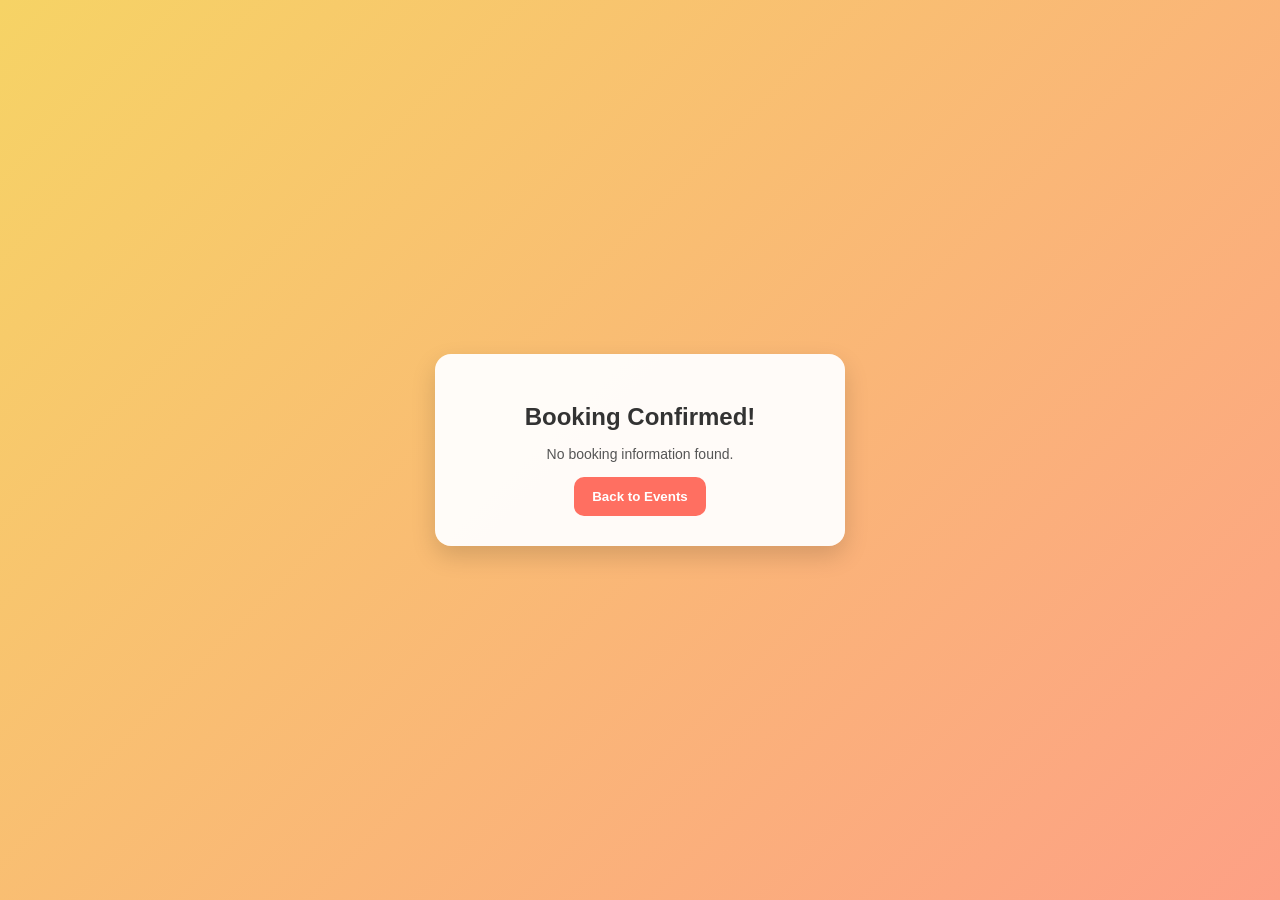
<file: booking confirmation.html>
<!DOCTYPE html>
<html lang="en">
<head>
  <meta charset="UTF-8">
  <meta name="viewport" content="width=device-width, initial-scale=1.0">
  <title>Booking Confirmation</title>
  <style>
    body {
      font-family: 'Poppins', sans-serif;
      display:flex;
      justify-content:center;
      align-items:center;
      height:100vh;
      background: linear-gradient(135deg, #f6d365, #fda085);
      margin:0;
    }

    .confirmation-card {
      background: rgba(255,255,255,0.95);
      padding:30px;
      border-radius:16px;
      text-align:center;
      box-shadow:0 10px 25px rgba(0,0,0,0.15);
      width:350px;
    }

    .confirmation-card h2 {
      margin-bottom:15px;
      color:#333;
    }

    .confirmation-card p {
      font-size: 14px;
      color:#555;
      margin-bottom:15px;
    }

    .confirmation-card button {
      padding: 12px 18px;
      border:none;
      border-radius:10px;
      background:#ff6f61;
      color:white;
      font-weight:600;
      cursor:pointer;
    }

    .confirmation-card button:hover {
      background:#ff836b;
    }
  </style>
</head>
<body>
  <div class="confirmation-card">
    <h2>Booking Confirmed!</h2>
    <p id="eventDetails"></p>
    <button onclick="backToEvents()">Back to Events</button>
  </div>

  <script>
    const bookedEvent = JSON.parse(localStorage.getItem('bookedEvent'));
    const username = localStorage.getItem('username') || "Guest";
    const eventDetailsDiv = document.getElementById('eventDetails');

    if(bookedEvent){
      eventDetailsDiv.innerHTML = `Hello <b>${username}</b>, your ticket for <b>${bookedEvent.name}</b> is booked successfully!`;
    } else {
      eventDetailsDiv.textContent = "No booking information found.";
    }

    function backToEvents(){
      window.location.href = "events.html";
    }
  </script>
</body>
</html>
</file>
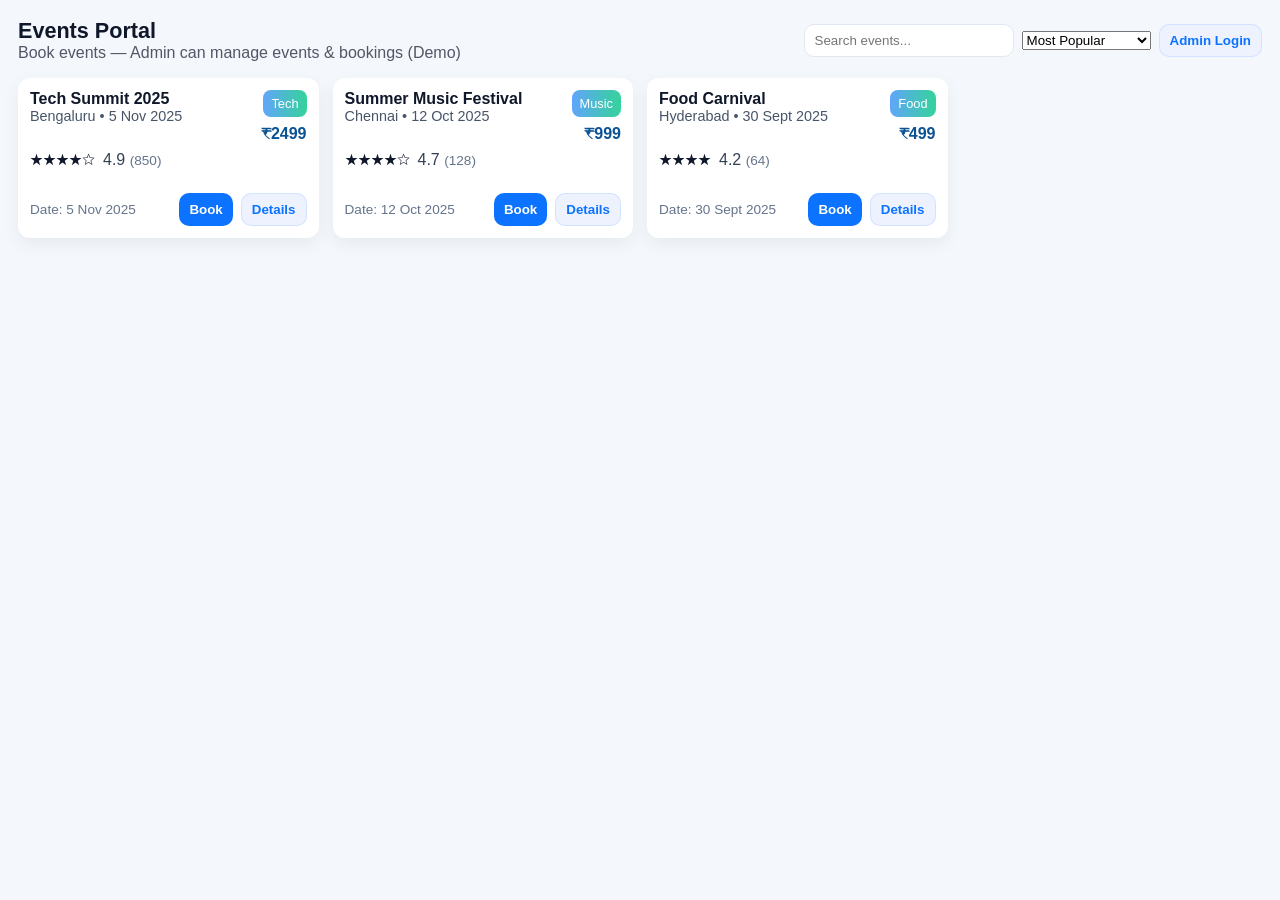
<file: event-admin.html>
<!DOCTYPE html>
<html lang="ta">
<head>
  <meta charset="utf-8" />
  <meta name="viewport" content="width=device-width,initial-scale=1" />
  <title>Events + Admin Management (Demo)</title>
  <style>
    *{box-sizing:border-box;margin:0;padding:0}
    body{font-family:Inter,Segoe UI,Roboto,Arial;background:#f4f7fb;color:#0f172a;padding:18px}
    header{display:flex;justify-content:space-between;align-items:center;gap:12px;margin-bottom:14px}
    h1{font-size:1.35rem}
    .subtitle{color:#556;text-size:0.95rem}
    .controls{display:flex;gap:8px;align-items:center}
    input,select,textarea,button{font-family:inherit}
    input.search{padding:8px 10px;border-radius:10px;border:1px solid #e2e8f0;min-width:210px}
    .grid{display:grid;grid-template-columns:repeat(auto-fill,minmax(260px,1fr));gap:14px;margin-top:16px}
    .card{background:#fff;padding:12px;border-radius:12px;box-shadow:0 6px 18px rgba(20,20,40,0.06);display:flex;flex-direction:column;gap:8px;min-height:160px}
    .badge{font-size:0.8rem;padding:6px 8px;border-radius:8px;background:linear-gradient(90deg,#60a5fa,#34d399);color:#fff;display:inline-block}
    .event-title{font-weight:700}
    .meta{color:#475569;font-size:0.9rem}
    .rating{display:flex;align-items:center;gap:8px}
    .price{font-weight:700;color:#0b5394}
    .actions{margin-top:auto;display:flex;justify-content:space-between;gap:8px;align-items:center}
    .btn{padding:8px 10px;border-radius:10px;border:0;cursor:pointer;font-weight:700;background:#0b73ff;color:#fff}
    .btn.secondary{background:#eef2ff;color:#0b73ff;border:1px solid rgba(11,115,255,0.12)}
    /* admin area */
    .admin-bar{display:flex;gap:8px;align-items:center}
    .panel{background:#fff;border-radius:12px;padding:14px;margin-top:16px;box-shadow:0 8px 30px rgba(2,6,23,0.06)}
    .panel h2{font-size:1rem;margin-bottom:8px}
    .table{width:100%;border-collapse:collapse}
    .table th,.table td{padding:8px;border-bottom:1px solid #eef2f6;text-align:left;font-size:0.95rem}
    .small{font-size:0.85rem;color:#64748b}
    /* modal */
    .modal-backdrop{position:fixed;inset:0;display:none;align-items:center;justify-content:center;background:rgba(6,10,20,0.5);z-index:60}
    .modal{width:100%;max-width:620px;background:#fff;border-radius:12px;padding:16px}
    .close-btn{background:transparent;border:0;cursor:pointer;font-size:1.2rem}
    .success{padding:12px;border-radius:8px;background:#dcfce7;color:#064e3b;font-weight:700;text-align:center}
    /* responsive */
    @media(max-width:520px){header{flex-direction:column;align-items:flex-start;gap:8px}}
  </style>
</head>
<body>

  <header>
    <div>
      <h1>Events Portal</h1>
      <div class="subtitle">Book events — Admin can manage events & bookings (Demo)</div>
    </div>

    <div class="controls">
      <input id="searchInput" class="search" placeholder="Search events..." />
      <select id="sortSelect" title="Sort">
        <option value="popular">Most Popular</option>
        <option value="price-asc">Price Low → High</option>
        <option value="price-desc">Price High → Low</option>
        <option value="date">Date</option>
      </select>

      <div id="userArea" style="display:flex;align-items:center;gap:8px">
        <button id="loginAdminBtn" class="btn secondary">Admin Login</button>
      </div>
    </div>
  </header>

  <main>
    <div id="userView">
      <div id="grid" class="grid" aria-live="polite"></div>
    </div>

    <!-- Admin panel (hidden until admin login) -->
    <div id="adminView" style="display:none">
      <div class="admin-bar">
        <div style="flex:1">
          <h2 style="margin-bottom:8px">Admin Dashboard</h2>
        </div>
        <div style="display:flex;gap:8px">
          <button id="showAddEvent" class="btn">+ Add Event</button>
          <button id="viewBookingsBtn" class="btn secondary">View Bookings</button>
          <button id="viewUsersBtn" class="btn secondary">View Users</button>
          <button id="adminLogout" class="btn" style="background:#ef4444">Logout</button>
        </div>
      </div>

      <div id="adminPanelsContainer"></div>
    </div>
  </main>

  <!-- Payment / Booking Modal -->
  <div id="modalBackdrop" class="modal-backdrop" role="dialog" aria-modal="true" aria-hidden="true">
    <div class="modal" role="document">
      <header style="display:flex;justify-content:space-between;align-items:center;margin-bottom:8px">
        <div>
          <div id="modalEventTitle" style="font-weight:800"></div>
          <div id="modalEventMeta" class="small"></div>
        </div>
        <div><button class="close-btn" id="modalClose">&times;</button></div>
      </header>

      <form id="paymentForm" novalidate>
        <div style="display:flex;gap:10px;align-items:center;margin-bottom:8px">
          <div class="badge" id="modalPrice">₹0</div>
          <div style="flex:1">
            <label for="name">பெயர்</label>
            <input id="name" type="text" placeholder="உங்கள் பெயர்" style="width:100%;padding:8px;border-radius:8px;border:1px solid #e2e8f0" required />
          </div>
        </div>

        <div style="display:flex;gap:10px;margin-bottom:8px">
          <div style="flex:1">
            <label for="email">Email</label>
            <input id="email" type="email" placeholder="you@example.com" style="width:100%;padding:8px;border-radius:8px;border:1px solid #e2e8f0" required />
          </div>
          <div style="width:120px">
            <label for="tickets">Tickets</label>
            <select id="tickets" style="width:100%;padding:8px;border-radius:8px;border:1px solid #e2e8f0">
              <option value="1">1</option><option value="2">2</option><option value="3">3</option><option value="4">4</option>
            </select>
          </div>
        </div>

        <!-- fake card for demo -->
        <div style="margin-bottom:8px">
          <label for="card">Card Number (demo)</label>
          <input id="card" type="text" placeholder="4111 1111 1111 1111" maxlength="19" style="width:100%;padding:8px;border-radius:8px;border:1px solid #e2e8f0" required />
        </div>

        <div style="display:flex;gap:8px;align-items:center;margin-bottom:8px">
          <input id="payBtn" class="btn" type="submit" value="Pay & Book" />
          <button id="payLater" type="button" class="btn secondary">Pay at Venue</button>
        </div>

        <div id="paymentResult" style="display:none;margin-top:8px"></div>
      </form>
    </div>
  </div>

  <!-- Admin login modal -->
  <div id="adminLoginBackdrop" class="modal-backdrop" role="dialog" aria-hidden="true">
    <div class="modal">
      <header style="display:flex;justify-content:space-between;align-items:center;margin-bottom:8px">
        <div><strong>Admin Login</strong></div>
        <div><button class="close-btn" id="adminLoginClose">&times;</button></div>
      </header>
      <div style="margin-bottom:8px"><small>Use password <code>admin123</code> for demo.</small></div>
      <div style="display:flex;gap:8px;align-items:center">
        <input id="adminPassword" type="password" placeholder="Password" style="flex:1;padding:8px;border-radius:8px;border:1px solid #e2e8f0" />
        <button id="adminLoginSubmit" class="btn">Login</button>
      </div>
      <div id="adminLoginMsg" class="small" style="margin-top:8px;color:#ef4444;display:none"></div>
    </div>
  </div>

  <script>
    /**************************************************************************
     * Demo app: events + admin management
     * Bookings & events stored in localStorage.
     * Admin password (demo): admin123
     **************************************************************************/

    // --- initial sample events (used only if none in localStorage) ---
    const sampleEvents = [
      { id:1, title:"Summer Music Festival", city:"Chennai", date:"2025-10-12", price:999, rating:4.7, reviews:128, tag:"Music" },
      { id:2, title:"Tech Summit 2025", city:"Bengaluru", date:"2025-11-05", price:2499, rating:4.9, reviews:850, tag:"Tech" },
      { id:3, title:"Food Carnival", city:"Hyderabad", date:"2025-09-30", price:499, rating:4.2, reviews:64, tag:"Food" }
    ];

    // --- storage helpers ---
    function loadEvents(){
      try {
        const raw = localStorage.getItem('events_demo_v1');
        if (!raw) {
          localStorage.setItem('events_demo_v1', JSON.stringify(sampleEvents));
          return sampleEvents.slice();
        }
        return JSON.parse(raw);
      } catch(e){ console.error(e); return sampleEvents.slice(); }
    }
    function saveEvents(arr){ localStorage.setItem('events_demo_v1', JSON.stringify(arr)); }

    function loadBookings(){
      try {
        const raw = localStorage.getItem('bookings_demo_v1');
        return raw ? JSON.parse(raw) : [];
      } catch(e){ console.error(e); return []; }
    }
    function saveBookings(arr){ localStorage.setItem('bookings_demo_v1', JSON.stringify(arr)); }

    // data
    let events = loadEvents();
    let bookings = loadBookings();
    let selectedEvent = null;
    let isAdmin = false;

    // --- renderers ---
    const grid = document.getElementById('grid');
    function renderStars(r){
      const full = Math.floor(r);
      const half = (r - full) >= 0.5;
      let out = '';
      for(let i=0;i<full;i++) out += '★';
      if(half) out += '☆';
      return out;
    }
    function formatDate(d){ const dt = new Date(d+'T00:00:00'); return dt.toLocaleDateString('en-GB',{year:'numeric',month:'short',day:'numeric'}) }

    function renderList(list){
      grid.innerHTML = '';
      if(list.length===0){ grid.innerHTML = '<div style="grid-column:1/-1;padding:16px;background:#fff;border-radius:10px;text-align:center;color:#475569">No events</div>'; return; }
      list.forEach(ev=>{
        const div = document.createElement('div'); div.className='card';
        div.innerHTML = `
          <div style="display:flex;justify-content:space-between;align-items:flex-start">
            <div style="flex:1">
              <div class="event-title">${escapeHtml(ev.title)}</div>
              <div class="meta">${escapeHtml(ev.city)} • ${formatDate(ev.date)}</div>
            </div>
            <div style="text-align:right">
              <div class="badge">${escapeHtml(ev.tag || '')}</div>
              <div style="margin-top:8px" class="price">₹${ev.price}</div>
            </div>
          </div>

          <div class="rating"><div>${renderStars(ev.rating || 0)}</div><div style="color:#334155">${(ev.rating||0).toFixed(1)} <span class="small">(${ev.reviews||0})</span></div></div>

          <div class="actions">
            <div class="small">Date: ${formatDate(ev.date)}</div>
            <div style="display:flex;gap:8px">
              <button class="btn bookBtn" data-id="${ev.id}">Book</button>
              <button class="btn secondary detailsBtn" data-id="${ev.id}">Details</button>
              ${isAdmin ? `<button class="btn secondary delBtn" data-id="${ev.id}" style="background:#fee2e2;color:#b91c1c;border:1px solid #fca5a5">Delete</button>` : ''}
            </div>
          </div>
        `;
        grid.appendChild(div);
      });

      // attach handlers
      document.querySelectorAll('.bookBtn').forEach(b=>b.addEventListener('click', openPayment));
      document.querySelectorAll('.detailsBtn').forEach(b=>b.addEventListener('click', e=>{
        const id = Number(e.currentTarget.dataset.id);
        const ev = events.find(x=>x.id===id);
        alert(`${ev.title}\nWhere: ${ev.city}\nWhen: ${formatDate(ev.date)}\nPrice: ₹${ev.price}\nRating: ${ev.rating}\nTag: ${ev.tag||''}`);
      }));
      document.querySelectorAll('.delBtn').forEach(b=>b.addEventListener('click', e=>{
        const id = Number(e.currentTarget.dataset.id);
        if(!confirm('Delete this event?')) return;
        events = events.filter(x=>x.id!==id);
        saveEvents(events);
        renderList(eventsFiltered());
        showAdminMessage('Event deleted.');
      }));
    }

    // search & sort
    const searchInput = document.getElementById('searchInput');
    const sortSelect = document.getElementById('sortSelect');
    function eventsFiltered(){
      const q = searchInput.value.trim().toLowerCase();
      let filtered = events.filter(ev => (ev.title+' '+ev.city+' '+(ev.tag||'')).toLowerCase().includes(q));
      const sort = sortSelect.value;
      if(sort==='popular') filtered.sort((a,b)=> (b.rating||0)-(a.rating||0) );
      else if(sort==='price-asc') filtered.sort((a,b)=> a.price - b.price);
      else if(sort==='price-desc') filtered.sort((a,b)=> b.price - a.price);
      else if(sort==='date') filtered.sort((a,b)=> new Date(a.date) - new Date(b.date));
      return filtered;
    }
    searchInput.addEventListener('input', ()=>renderList(eventsFiltered()));
    sortSelect.addEventListener('change', ()=>renderList(eventsFiltered()));

    // initial render
    renderList(eventsFiltered());

    // --- payment modal logic ---
    const modalBackdrop = document.getElementById('modalBackdrop');
    const modalClose = document.getElementById('modalClose');
    const modalEventTitle = document.getElementById('modalEventTitle');
    const modalEventMeta = document.getElementById('modalEventMeta');
    const modalPrice = document.getElementById('modalPrice');
    const paymentForm = document.getElementById('paymentForm');
    const paymentResult = document.getElementById('paymentResult');

    function openPayment(e){
      const id = Number(e.currentTarget.dataset.id);
      selectedEvent = events.find(x=>x.id===id);
      modalEventTitle.textContent = selectedEvent.title;
      modalEventMeta.textContent = `${selectedEvent.city} • ${formatDate(selectedEvent.date)}`;
      modalPrice.textContent = `₹${selectedEvent.price}`;
      paymentResult.style.display='none'; paymentForm.style.display='block';
      modalBackdrop.style.display='flex'; modalBackdrop.setAttribute('aria-hidden','false');
      paymentForm.reset(); document.getElementById('name').focus();
    }
    modalClose.addEventListener('click', closeModal);
    modalBackdrop.addEventListener('click', ev=>{ if(ev.target===modalBackdrop) closeModal(); });
    function closeModal(){ modalBackdrop.style.display='none'; modalBackdrop.setAttribute('aria-hidden','true'); }

    paymentForm.addEventListener('submit', function(evt){
      evt.preventDefault();
      const name = document.getElementById('name').value.trim();
      const email = document.getElementById('email').value.trim();
      const tickets = Number(document.getElementById('tickets').value);
      const card = document.getElementById('card').value.replace(/\s+/g,'');
      if(!name||!email){ alert('Name & email required'); return; }
      if(!/^\d{13,19}$/.test(card)) { alert('Demo: enter digits for card'); return; }
      const total = selectedEvent.price * tickets;
      // save booking
      const booking = { id: Date.now(), eventId:selectedEvent.id, eventTitle:selectedEvent.title, name, email, tickets, total, date: new Date().toISOString() };
      bookings.push(booking); saveBookings(bookings);
      // confirmation
      paymentForm.style.display='none'; paymentResult.style.display='block';
      paymentResult.innerHTML = `<div class="success">Payment Successful! Booked ${escapeHtml(selectedEvent.title)} — ${tickets} ticket(s). Paid ₹${total}.</div>`;
      // update admin panels if open
      refreshAdminPanels();
    });

    document.getElementById('payLater').addEventListener('click', ()=>{
      const name = document.getElementById('name').value.trim();
      const email = document.getElementById('email').value.trim();
      const tickets = Number(document.getElementById('tickets').value);
      if(!name||!email){ alert('Name & email required'); return; }
      const total = selectedEvent.price * tickets;
      const booking = { id: Date.now(), eventId:selectedEvent.id, eventTitle:selectedEvent.title, name, email, tickets, total, date: new Date().toISOString(), payAtVenue:true };
      bookings.push(booking); saveBookings(bookings);
      paymentForm.style.display='none'; paymentResult.style.display='block';
      paymentResult.innerHTML = `<div class="success">Booking confirmed. Pay ₹${total} at venue for ${escapeHtml(selectedEvent.title)}.</div>`;
      refreshAdminPanels();
    });

    // card input formatting
    document.getElementById('card').addEventListener('input', e=>{
      let v = e.target.value.replace(/\D/g,'').slice(0,19);
      v = v.match(/.{1,4}/g)?.join(' ') || v;
      e.target.value = v;
    });

    // --- admin login & panels ---
    const adminLoginBackdrop = document.getElementById('adminLoginBackdrop');
    const adminLoginBtn = document.getElementById('loginAdminBtn');
    const adminLoginClose = document.getElementById('adminLoginClose');
    const adminLoginSubmit = document.getElementById('adminLoginSubmit');
    const adminPassword = document.getElementById('adminPassword');
    const adminLoginMsg = document.getElementById('adminLoginMsg');
    const adminView = document.getElementById('adminView');
    const userArea = document.getElementById('userArea');
    const adminPanelsContainer = document.getElementById('adminPanelsContainer');
    const adminLogout = document.getElementById('adminLogout');
    const showAddEvent = document.getElementById('showAddEvent');
    const viewBookingsBtn = document.getElementById('viewBookingsBtn');
    const viewUsersBtn = document.getElementById('viewUsersBtn');

    adminLoginBtn.addEventListener('click', ()=>{ adminLoginBackdrop.style.display='flex'; adminLoginBackdrop.setAttribute('aria-hidden','false'); adminLoginMsg.style.display='none'; adminPassword.value=''; adminPassword.focus();});
    adminLoginClose.addEventListener('click', ()=>{ adminLoginBackdrop.style.display='none'; adminLoginBackdrop.setAttribute('aria-hidden','true'); });
    adminLoginBackdrop.addEventListener('click', e=>{ if(e.target===adminLoginBackdrop){ adminLoginBackdrop.style.display='none'; adminLoginBackdrop.setAttribute('aria-hidden','true'); } });

    adminLoginSubmit.addEventListener('click', ()=> {
      const pwd = adminPassword.value;
      if(pwd === 'admin123'){ // demo password
        isAdmin = true; onAdminLogin();
        adminLoginBackdrop.style.display='none';
      } else {
        adminLoginMsg.textContent = 'Password wrong (demo).';
        adminLoginMsg.style.display = 'block';
      }
    });

    function onAdminLogin(){
      // show admin UI
      adminView.style.display='block';
      userArea.style.display='none';
      renderList(eventsFiltered());
      showAdminMessage('Welcome, Admin');
      refreshAdminPanels();
    }

    adminLogout.addEventListener('click', ()=>{
      if(!confirm('Logout admin?')) return;
      isAdmin = false;
      adminView.style.display='none';
      userArea.style.display='flex';
      renderList(eventsFiltered());
      adminPanelsContainer.innerHTML = '';
    });

    // admin panels management
    function refreshAdminPanels(){
      // if admin not logged in, nothing
      if(!isAdmin) return;
      adminPanelsContainer.innerHTML = '';
      // bookings panel
      const bp = document.createElement('div'); bp.className='panel';
      bp.innerHTML = `<h2>All Bookings (${bookings.length})</h2>`;
      if(bookings.length===0){
        bp.innerHTML += `<div class="small">No bookings yet.</div>`;
      } else {
        let html = `<table class="table"><thead><tr><th>When</th><th>Event</th><th>Name</th><th>Email</th><th>Tickets</th><th>Total</th><th>Action</th></tr></thead><tbody>`;
        bookings.slice().reverse().forEach(b=>{
          html += `<tr data-id="${b.id}"><td class="small">${new Date(b.date).toLocaleString()}</td><td>${escapeHtml(b.eventTitle)}</td><td>${escapeHtml(b.name)}</td><td>${escapeHtml(b.email)}</td><td>${b.tickets}</td><td>₹${b.total}</td><td><button class="btn secondary cancelBooking" data-id="${b.id}">Cancel</button></td></tr>`;
        });
        html += `</tbody></table>`;
        bp.innerHTML += html;
      }
      adminPanelsContainer.appendChild(bp);

      // users panel
      const users = uniqueUsers();
      const up = document.createElement('div'); up.className='panel';
      up.innerHTML = `<h2>Users (${users.length})</h2>`;
      if(users.length===0) up.innerHTML += `<div class="small">No users yet.</div>`;
      else {
        let html = `<table class="table"><thead><tr><th>Name</th><th>Email</th><th>Bookings</th></tr></thead><tbody>`;
        users.forEach(u=> html += `<tr><td>${escapeHtml(u.name)}</td><td>${escapeHtml(u.email)}</td><td>${u.count}</td></tr>`);
        html += `</tbody></table>`;
        up.innerHTML += html;
      }
      adminPanelsContainer.appendChild(up);

      // add event panel button area
      const addp = document.createElement('div'); addp.className='panel';
      addp.innerHTML = `<h2>Add New Event</h2>
        <div style="display:flex;gap:8px;flex-wrap:wrap">
          <input id="newTitle" placeholder="Title" style="padding:8px;border-radius:8px;border:1px solid #e2e8f0;width:220px" />
          <input id="newCity" placeholder="City" style="padding:8px;border-radius:8px;border:1px solid #e2e8f0;width:140px"/>
          <input id="newDate" placeholder="YYYY-MM-DD" style="padding:8px;border-radius:8px;border:1px solid #e2e8f0;width:130px"/>
          <input id="newPrice" placeholder="Price (₹)" style="padding:8px;border-radius:8px;border:1px solid #e2e8f0;width:110px"/>
          <input id="newTag" placeholder="Tag" style="padding:8px;border-radius:8px;border:1px solid #e2e8f0;width:120px"/>
          <button id="addEventBtn" class="btn">Add Event</button>
        </div>
        <div class="small" style="margin-top:8px">Tip: Enter date like 2025-12-01</div>
      `;
      adminPanelsContainer.appendChild(addp);

      // attach handlers for cancel booking & add event
      document.querySelectorAll('.cancelBooking').forEach(btn=>{
        btn.addEventListener('click', e=>{
          const id = Number(e.currentTarget.dataset.id);
          if(!confirm('Cancel this booking?')) return;
          bookings = bookings.filter(b => b.id !== id);
          saveBookings(bookings);
          refreshAdminPanels();
          showAdminMessage('Booking cancelled.');
        });
      });

      document.getElementById('addEventBtn').addEventListener('click', ()=>{
        const title = document.getElementById('newTitle').value.trim();
        const city = document.getElementById('newCity').value.trim();
        const date = document.getElementById('newDate').value.trim();
        const price = Number(document.getElementById('newPrice').value.trim());
        const tag = document.getElementById('newTag').value.trim();
        if(!title||!city||!date||!price){ alert('Please fill title, city, date and price'); return; }
        const id = Date.now() + Math.floor(Math.random()*1000);
        const newEv = { id, title, city, date, price, rating:4.0, reviews:0, tag };
        events.push(newEv); saveEvents(events);
        renderList(eventsFiltered());
        refreshAdminPanels();
        showAdminMessage('Event added.');
        // clear inputs
        document.getElementById('newTitle').value=''; document.getElementById('newCity').value=''; document.getElementById('newDate').value=''; document.getElementById('newPrice').value=''; document.getElementById('newTag').value='';
      });

      // delete buttons on cards re-bound when admin true
      document.querySelectorAll('.delBtn').forEach(b=>b.addEventListener('click', e=>{
        const id = Number(e.currentTarget.dataset.id);
        if(!confirm('Delete event?')) return;
        events = events.filter(x=>x.id!==id); saveEvents(events); renderList(eventsFiltered()); refreshAdminPanels(); showAdminMessage('Event deleted.');
      }));
    }

    function uniqueUsers(){
      const map = {};
      bookings.forEach(b=>{
        const key = b.email.toLowerCase();
        if(!map[key]) map[key] = { name:b.name, email:b.email, count:0 };
        map[key].count += 1;
      });
      return Object.values(map);
    }

    function showAdminMessage(msg){
      const el = document.createElement('div'); el.className='panel';
      el.innerHTML = `<div class="small">${escapeHtml(msg)}</div>`;
      adminPanelsContainer.prepend(el);
      setTimeout(()=>{ try{ el.remove() }catch(e){} }, 3000);
    }

    // expose admin buttons
    showAddEvent.addEventListener('click', ()=> {
      if(!isAdmin) return;
      window.scrollTo({top:0,behavior:'smooth'});
      refreshAdminPanels();
    });
    viewBookingsBtn.addEventListener('click', ()=>{ if(!isAdmin) return; refreshAdminPanels(); window.scrollTo({top:document.body.scrollHeight,behavior:'smooth'}); });
    viewUsersBtn.addEventListener('click', ()=>{ if(!isAdmin) return; refreshAdminPanels(); window.scrollTo({top:document.body.scrollHeight,behavior:'smooth'}); });

    // --- small helpers ---
    function escapeHtml(s){ return String(s).replace(/[&<>"']/g, (m)=> ({'&':'&amp;','<':'&lt;','>':'&gt;','"':'&quot;',"'":'&#39;'}[m]) ); }

    // initial: if bookings exist but admin not logged in, still load them
    bookings = loadBookings();
    events = loadEvents();

    // render list
    renderList(eventsFiltered());

    // keyboard: press "a" to open admin login (convenience)
    document.addEventListener('keydown', e=>{ if(e.key==='a' && !isAdmin){ adminLoginBackdrop.style.display='flex'; adminLoginBackdrop.setAttribute('aria-hidden','false'); } });

    // end of script
  </script>
</body>
</html>
</file>
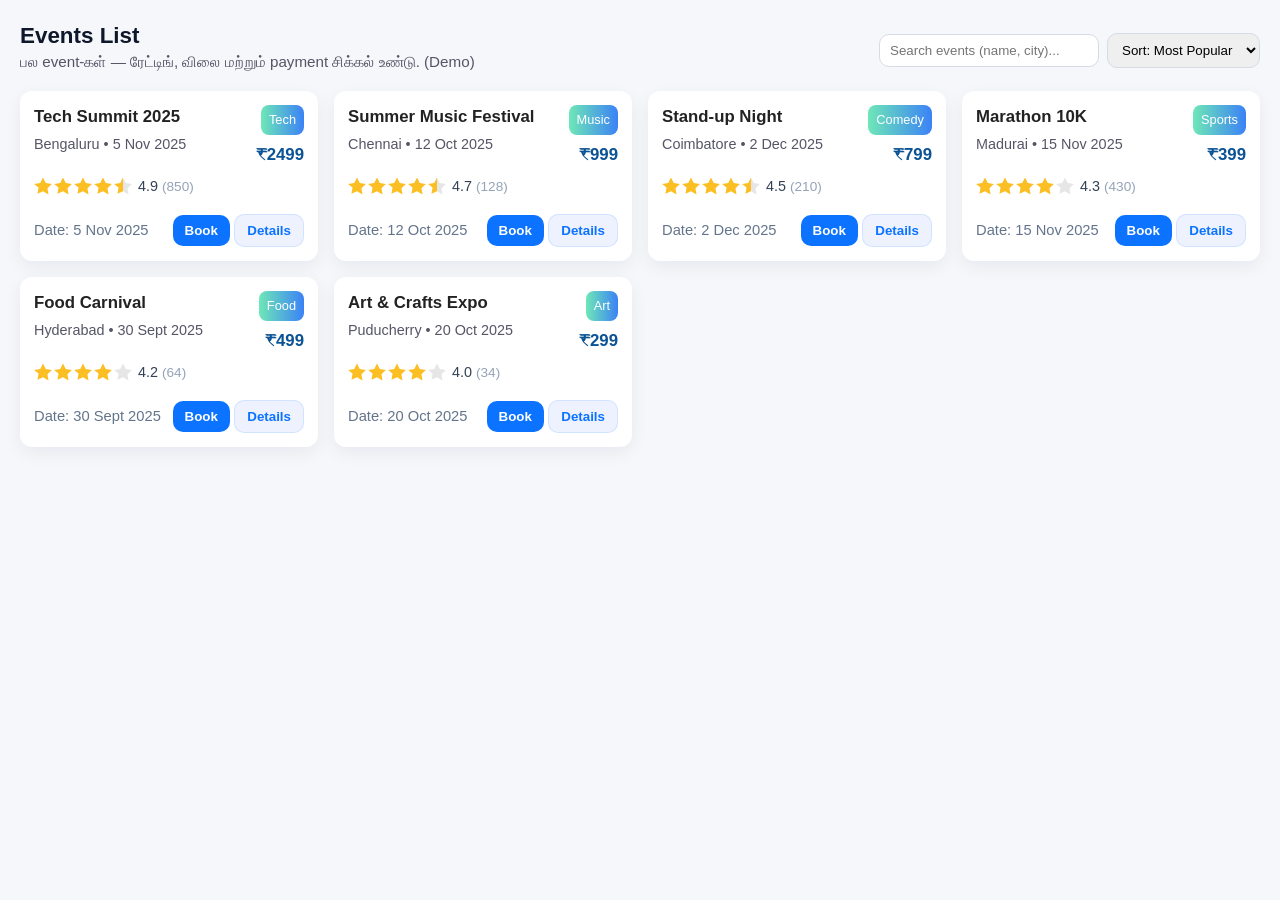
<file: eventlist.html>
<!DOCTYPE html>
<html lang="ta">
<head>
  <meta charset="utf-8" />
  <meta name="viewport" content="width=device-width,initial-scale=1" />
  <title>Event List & Payment Demo</title>
  <style>
    /* Basic reset */
    * { box-sizing: border-box; margin: 0; padding: 0; }
    body { font-family: "Segoe UI", Roboto, Arial, sans-serif; background:#f5f7fb; color:#222; line-height:1.4; padding:20px; }

    header { display:flex; align-items:center; justify-content:space-between; gap:1rem; margin-bottom:18px; }
    h1 { font-size:1.4rem; color:#0f172a; }
    .subtitle { color:#556; font-size:0.95rem; }

    /* Grid of event cards */
    .grid { display:grid; grid-template-columns: repeat(auto-fill,minmax(260px,1fr)); gap:16px; margin-top:16px; }

    .card {
      background: #fff;
      border-radius:12px;
      padding:14px;
      box-shadow: 0 6px 18px rgba(20,20,40,0.06);
      display:flex;
      flex-direction:column;
      gap:10px;
      min-height:170px;
    }
    .card .top { display:flex; justify-content:space-between; align-items:start; gap:10px; }
    .card .info { flex:1; }
    .badge { font-size:0.8rem; padding:6px 8px; background:linear-gradient(90deg,#6ee7b7,#3b82f6); color:white; border-radius:8px; display:inline-block; }
    .event-title { font-weight:700; font-size:1.05rem; margin-bottom:6px; }
    .meta { color:#556; font-size:0.9rem; margin-bottom:6px; }

    .rating {
      display:flex; align-items:center; gap:6px; font-size:0.95rem;
    }
    .stars { display:inline-flex; gap:2px; }
    .star { width:18px; height:18px; display:inline-block; }
    .price { font-weight:700; color:#0b5394; font-size:1.05rem; }

    .card .actions { margin-top:auto; display:flex; gap:8px; align-items:center; justify-content:space-between; }
    button.btn {
      padding:8px 12px; border-radius:10px; border:0; cursor:pointer; font-weight:600;
      background:#0b73ff; color:white;
    }
    button.btn.secondary { background:#eef2ff; color:#0b73ff; border:1px solid rgba(11,115,255,0.12); }

    /* Search & filters */
    .controls { display:flex; gap:8px; align-items:center; margin-top:8px; flex-wrap:wrap; }
    input.search { padding:8px 10px; border-radius:10px; border:1px solid #d6dbe6; min-width:220px; }
    select { padding:8px 10px; border-radius:10px; border:1px solid #d6dbe6; }

    /* Modal */
    .modal-backdrop {
      position:fixed; inset:0; display:none; align-items:center; justify-content:center; background:rgba(6,10,20,0.5); z-index:60;
    }
    .modal {
      width:100%; max-width:560px; background:white; border-radius:12px; padding:18px; box-shadow:0 20px 50px rgba(2,6,23,0.35);
    }
    .modal header { display:flex; justify-content:space-between; align-items:center; margin-bottom:12px; }
    .modal .row { display:flex; gap:10px; margin-bottom:10px; }
    .modal label { font-size:0.85rem; color:#334155; margin-bottom:6px; display:block; }
    .modal input[type="text"], .modal input[type="email"], .modal input[type="tel"], .modal select {
      width:100%; padding:10px 12px; border-radius:8px; border:1px solid #d6dbe6;
    }
    .inline { display:flex; gap:8px; }
    .small { flex:1; min-width:0; }

    .note { font-size:0.85rem; color:#556; margin-top:8px; }

    .close-btn { background:transparent; border:0; font-size:1.1rem; cursor:pointer; color:#444; }

    /* success message */
    .success { padding:14px; border-radius:10px; background:linear-gradient(90deg,#dcfce7,#bbf7d0); color:#064e3b; font-weight:700; text-align:center; }

    /* responsive tweaks */
    @media (max-width:520px){
      header { flex-direction:column; align-items:flex-start; gap:6px; }
      .controls { width:100%; gap:6px; }
    }
  </style>
</head>
<body>

  <header>
    <div>
      <h1>Events List</h1>
      <div class="subtitle">பல event-கள் — ரேட்டிங், விலை மற்றும் payment சிக்கல் உண்டு. (Demo)</div>
    </div>
    <div class="controls">
      <input id="searchInput" class="search" placeholder="Search events (name, city)..." />
      <select id="sortSelect" title="Sort">
        <option value="popular">Sort: Most Popular</option>
        <option value="price-asc">Price: Low → High</option>
        <option value="price-desc">Price: High → Low</option>
        <option value="date">Date</option>
      </select>
    </div>
  </header>

  <main>
    <div id="grid" class="grid" aria-live="polite"></div>
  </main>

  <!-- Payment Modal -->
  <div id="modalBackdrop" class="modal-backdrop" role="dialog" aria-modal="true" aria-hidden="true">
    <div class="modal" role="document">
      <header>
        <div>
          <div id="modalEventTitle" style="font-weight:800"></div>
          <div id="modalEventMeta" style="color:#475569;font-size:0.95rem"></div>
        </div>
        <div>
          <button class="close-btn" id="modalClose">&times;</button>
        </div>
      </header>

      <form id="paymentForm" novalidate>
        <div style="display:flex; gap:10px; align-items:center;">
          <div class="badge" id="modalPrice">₹0</div>
          <div style="flex:1;">
            <label for="name">பெயர்</label>
            <input id="name" type="text" placeholder="உங்கள் முழுப் பெயர்" required />
          </div>
        </div>

        <div class="row">
          <div style="flex:1;">
            <label for="email">Email</label>
            <input id="email" type="email" placeholder="you@example.com" required />
          </div>
          <div style="width:140px;">
            <label for="tickets">Tickets</label>
            <select id="tickets">
              <option value="1">1</option><option value="2">2</option><option value="3">3</option><option value="4">4</option>
            </select>
          </div>
        </div>

        <!-- Fake card fields (for demo only) -->
        <div>
          <label for="card">Card Number</label>
          <input id="card" type="text" inputmode="numeric" placeholder="4111 1111 1111 1111" maxlength="19" required />
        </div>

        <div class="row">
          <div class="small">
            <label for="exp">Expiry (MM/YY)</label>
            <input id="exp" type="text" placeholder="MM/YY" maxlength="5" required />
          </div>
          <div style="width:120px;">
            <label for="cvv">CVV</label>
            <input id="cvv" type="tel" maxlength="4" placeholder="123" required />
          </div>
        </div>

        <div style="display:flex; gap:8px; margin-top:12px; align-items:center;">
          <button id="payBtn" class="btn" type="submit">Pay Now</button>
          <button id="payLater" type="button" class="btn secondary">Pay at Venue</button>
        </div>

        <div class="note">**This is a demo payment form** — no real transactions are processed. Use sample numbers for testing.</div>
      </form>

      <div id="paymentResult" style="display:none; margin-top:12px;"></div>
    </div>
  </div>

  <script>
    // Sample event data
    const events = [
      { id:1, title:"Summer Music Festival", city:"Chennai", date:"2025-10-12", price:999, rating:4.7, reviews:128, tag:"Music" },
      { id:2, title:"Tech Summit 2025", city:"Bengaluru", date:"2025-11-05", price:2499, rating:4.9, reviews:850, tag:"Tech" },
      { id:3, title:"Food Carnival", city:"Hyderabad", date:"2025-09-30", price:499, rating:4.2, reviews:64, tag:"Food" },
      { id:4, title:"Art & Crafts Expo", city:"Puducherry", date:"2025-10-20", price:299, rating:4.0, reviews:34, tag:"Art" },
      { id:5, title:"Stand-up Night", city:"Coimbatore", date:"2025-12-02", price:799, rating:4.5, reviews:210, tag:"Comedy" },
      { id:6, title:"Marathon 10K", city:"Madurai", date:"2025-11-15", price:399, rating:4.3, reviews:430, tag:"Sports" }
	  ];

    // Utility: render stars for a rating (0-5)
    function renderStars(r) {
      const full = Math.floor(r);
      const half = (r - full) >= 0.5;
      let out = '';
      for (let i=0;i<full;i++) out += '<svg class="star" viewBox="0 0 24 24" fill="#fbbf24" xmlns="http://www.w3.org/2000/svg"><path d="M12 .587l3.668 7.431 8.2 1.192-5.934 5.788 1.402 8.174L12 18.896l-7.336 3.276 1.403-8.174L.133 9.21l8.2-1.192L12 .587z"/></svg>';
      if (half) out += '<svg class="star" viewBox="0 0 24 24" xmlns="http://www.w3.org/2000/svg"><defs><linearGradient id="g"><stop offset="50%" stop-color="#fbbf24"/><stop offset="50%" stop-color="#e6e6e6"/></linearGradient></defs><path d="M12 .587l3.668 7.431 8.2 1.192-5.934 5.788 1.402 8.174L12 18.896l-7.336 3.276 1.403-8.174L.133 9.21l8.2-1.192L12 .587z" fill="url(#g)"/></svg>';
      const rem = 5 - full - (half?1:0);
      for (let i=0;i<rem;i++) out += '<svg class="star" viewBox="0 0 24 24" fill="#e6e6e6" xmlns="http://www.w3.org/2000/svg"><path d="M12 .587l3.668 7.431 8.2 1.192-5.934 5.788 1.402 8.174L12 18.896l-7.336 3.276 1.403-8.174L.133 9.21l8.2-1.192L12 .587z"/></svg>';
      return out;
    }

    // Render grid
    const grid = document.getElementById('grid');
    function renderList(list) {
      grid.innerHTML = '';
      if (list.length === 0) {
        grid.innerHTML = '<div style="grid-column:1/-1;padding:18px;background:#fff;border-radius:10px;text-align:center;color:#475569">No events found.</div>';
        return;
      }
      list.forEach(ev => {
        const div = document.createElement('div');
        div.className = 'card';
        div.innerHTML = `
          <div class="top">
            <div class="info">
              <div class="event-title">${escapeHtml(ev.title)}</div>
              <div class="meta">${escapeHtml(ev.city)} • ${formatDate(ev.date)}</div>
            </div>
            <div style="text-align:right">
              <div class="badge">${escapeHtml(ev.tag)}</div>
              <div style="margin-top:8px" class="price">₹${ev.price}</div>
            </div>
          </div>

          <div class="rating" aria-label="Rating ${ev.rating} out of 5">
            <div class="stars">${renderStars(ev.rating)}</div>
            <div style="font-size:0.9rem;color:#334155">${ev.rating.toFixed(1)} <span style="color:#94a3b8;font-size:0.85rem">(${ev.reviews})</span></div>
          </div>

          <div class="actions">
            <div style="color:#64748b;font-size:0.92rem">Date: ${formatDate(ev.date)}</div>
            <div>
              <button class="btn" data-id="${ev.id}">Book</button>
              <button class="btn secondary" data-id="${ev.id}" aria-label="Details for ${escapeHtml(ev.title)}">Details</button>
            </div>
          </div>
        `;
        grid.appendChild(div);
      });

      // attach handlers
      document.querySelectorAll('.card .btn').forEach(btn=>{
        btn.addEventListener('click', openPayment);
      });
      document.querySelectorAll('.card .btn.secondary').forEach(b=>{
        b.addEventListener('click', (e)=>{
          const id = parseInt(e.currentTarget.getAttribute('data-id'));
          const ev = events.find(x=>x.id===id);
          alert(`${ev.title}\n\nWhere: ${ev.city}\nWhen: ${formatDate(ev.date)}\nPrice: ₹${ev.price}\nRating: ${ev.rating.toFixed(1)} (${ev.reviews} reviews)`);
        });
      });
    }

    // helpers
    function formatDate(d) {
      const dt = new Date(d + 'T00:00:00');
      const opts = { year:'numeric', month:'short', day:'numeric' };
      return dt.toLocaleDateString('en-GB', opts);
    }
    function escapeHtml(s) { return String(s).replace(/[&<>"']/g, (m)=> ({'&':'&amp;','<':'&lt;','>':'&gt;','"':'&quot;',"'":'&#39;'}[m])); }

    // Search & sort
    const searchInput = document.getElementById('searchInput');
    const sortSelect = document.getElementById('sortSelect');

    function applyFilters() {
      const q = searchInput.value.trim().toLowerCase();
      let filtered = events.filter(ev => (ev.title + ' ' + ev.city + ' ' + ev.tag).toLowerCase().includes(q));
      const sort = sortSelect.value;
      if (sort === 'popular') filtered.sort((a,b)=> b.rating - a.rating || b.reviews - a.reviews);
      else if (sort === 'price-asc') filtered.sort((a,b)=> a.price - b.price);
      else if (sort === 'price-desc') filtered.sort((a,b)=> b.price - a.price);
      else if (sort === 'date') filtered.sort((a,b)=> new Date(a.date) - new Date(b.date));
      renderList(filtered);
    }

    searchInput.addEventListener('input', applyFilters);
    sortSelect.addEventListener('change', applyFilters);

    // Modal logic
    const modalBackdrop = document.getElementById('modalBackdrop');
    const modalClose = document.getElementById('modalClose');
    const modalEventTitle = document.getElementById('modalEventTitle');
    const modalEventMeta = document.getElementById('modalEventMeta');
    const modalPrice = document.getElementById('modalPrice');
    const paymentForm = document.getElementById('paymentForm');
    const paymentResult = document.getElementById('paymentResult');

    let selectedEvent = null;

    function openPayment(e) {
      const id = parseInt(e.currentTarget.getAttribute('data-id'));
      selectedEvent = events.find(x=>x.id===id);
      modalEventTitle.textContent = selectedEvent.title;
      modalEventMeta.textContent = `${selectedEvent.city} • ${formatDate(selectedEvent.date)}`;
      modalPrice.textContent = `₹${selectedEvent.price}`;
      paymentResult.style.display = 'none';
      paymentForm.style.display = 'block';
      modalBackdrop.style.display = 'flex';
      modalBackdrop.setAttribute('aria-hidden','false');

      // reset form
      paymentForm.reset();
      document.getElementById('tickets').value = '1';
      document.getElementById('name').focus();
    }
    modalClose.addEventListener('click', closeModal);
    modalBackdrop.addEventListener('click', (ev)=>{
      if (ev.target === modalBackdrop) closeModal();
    });
    function closeModal(){
      modalBackdrop.style.display = 'none';
      modalBackdrop.setAttribute('aria-hidden','true');
    }

    // Basic client-side validation & simulate payment
    paymentForm.addEventListener('submit', function(evt){
      evt.preventDefault();
      // gather
      const name = document.getElementById('name').value.trim();
      const email = document.getElementById('email').value.trim();
      const tickets = parseInt(document.getElementById('tickets').value,10);
      const card = document.getElementById('card').value.replace(/\s+/g,'');
      const exp = document.getElementById('exp').value.trim();
      const cvv = document.getElementById('cvv').value.trim();

      // simple checks
      if (!name || !email) { alert('Name and email required'); return; }
      if (!/^\d{13,19}$/.test(card)) { alert('Please enter a valid card number (digits only for demo).'); return; }
      if (!/^\d{2}\/\d{2}$/.test(exp)) { alert('Expiry must be MM/YY'); return; }
      if (!/^\d{3,4}$/.test(cvv)) { alert('Enter 3 or 4 digit CVV'); return; }

      // compute total
      const total = selectedEvent.price * tickets;
      // simulate processing...
      paymentForm.style.display = 'none';
      paymentResult.style.display = 'block';
      paymentResult.innerHTML = '<div style="padding:16px">Processing payment...</div>';

      // fake delay (simulate)
      setTimeout(()=>{
        paymentResult.innerHTML = `<div class="success">Payment Successful!<br/>You booked <strong>${escapeHtml(selectedEvent.title)}</strong><br/>Tickets: ${tickets} — Paid ₹${total}</div>`;
      }, 900);
    });

    // Pay at venue
    document.getElementById('payLater').addEventListener('click', ()=>{
      const tickets = parseInt(document.getElementById('tickets').value,10);
      const total = selectedEvent.price * tickets;
      paymentForm.style.display = 'none';
      paymentResult.style.display = 'block';
      paymentResult.innerHTML = `<div class="success">Booking confirmed!<br/>Pay ₹${total} at venue for <strong>${escapeHtml(selectedEvent.title)}</strong>.</div>`;
    });

    // formatting card input with spaces
    const cardInput = document.getElementById('card');
    cardInput.addEventListener('input', (e)=>{
      let v = e.target.value.replace(/\D/g,'').slice(0,19);
      v = v.match(/.{1,4}/g)?.join(' ') || v;
      e.target.value = v;
    });

    // expiry formatting
    document.getElementById('exp').addEventListener('input', (e)=>{
      let v = e.target.value.replace(/\D/g,'').slice(0,4);
      if (v.length >= 3) v = v.slice(0,2) + '/' + v.slice(2);
      e.target.value = v;
    });

    // initial render
    renderList(events);
    applyFilters();
  </script>
</body>
</html>
</file>
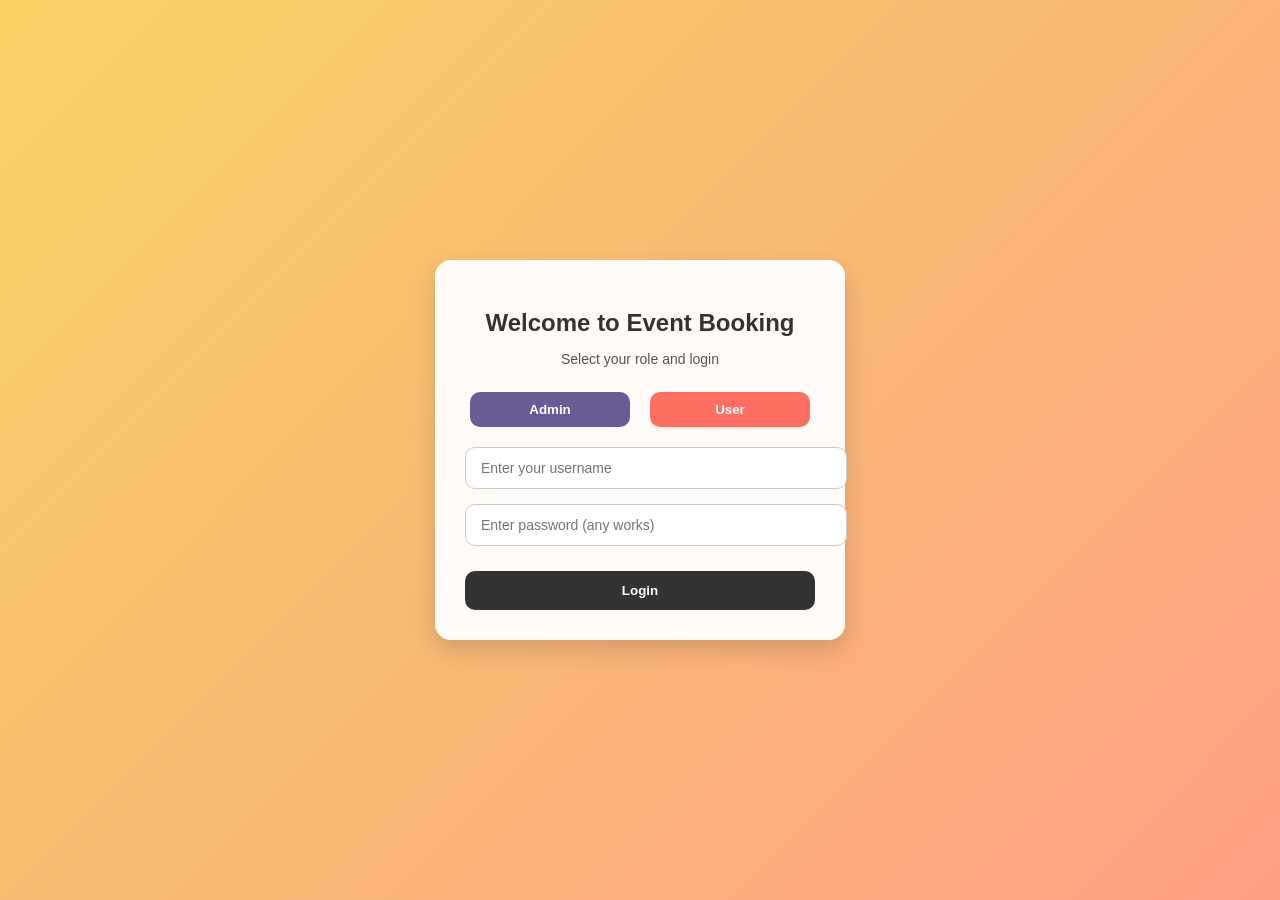
<file: welcome.html>
<!DOCTYPE html>
<html lang="en">
<head>
  <meta charset="UTF-8">
  <meta name="viewport" content="width=device-width, initial-scale=1.0">
  <title>Welcome — Event Ticket Booking</title>
  <style>
    body {
      font-family: 'Poppins', sans-serif;
      margin:0;
      padding:0;
      display:flex;
      justify-content:center;
      align-items:center;
      height:100vh;
      background: linear-gradient(135deg,#f6d365,#fda085);
    }

    .welcome-card {
      background: rgba(255,255,255,0.95);
      padding: 30px;
      border-radius: 16px;
      box-shadow: 0 10px 25px rgba(0,0,0,0.15);
      text-align: center;
      width: 350px;
    }

    h2 {
      margin-bottom: 10px;
      color: #333;
    }

    p {
      margin-bottom: 20px;
      font-size: 14px;
      color: #555;
    }

    input[type="text"], input[type="password"] {
      width: 100%;
      padding: 12px 15px;
      margin-bottom: 15px;
      border: 1px solid #ccc;
      border-radius: 10px;
      outline: none;
      font-size: 14px;
    }

    .role-btn {
      padding: 10px 15px;
      border-radius: 10px;
      border: none;
      cursor: pointer;
      font-weight: 600;
      margin: 5px;
      color: white;
      flex: 1;
    }

    .admin-btn {
      background: #6b5b95;
    }

    .user-btn {
      background: #ff6f61;
    }

    .role-btn:hover {
      opacity: 0.85;
    }

    .login-btn {
      width: 100%;
      padding: 12px;
      border: none;
      border-radius: 10px;
      font-weight: 600;
      cursor: pointer;
      background: #333;
      color: white;
      margin-top: 10px;
    }

    .status {
      margin-top: 12px;
      padding: 10px;
      border-radius: 10px;
      background: rgba(0,255,0,0.2);
      display: none;
      color: #333;
    }
  </style>
</head>
<body>

<div class="welcome-card">
  <h2>Welcome to Event Booking</h2>
  <p>Select your role and login</p>

  <div style="display:flex; justify-content:center; gap:10px; margin-bottom:15px;">
    <button class="role-btn admin-btn active" id="adminRole">Admin</button>
    <button class="role-btn user-btn" id="userRole">User</button>
  </div>

  <form id="loginForm" onsubmit="return false;">
    <input type="text" id="username" placeholder="Enter your username" required />
    <input type="password" id="password" placeholder="Enter password (any works)" required />
    <button type="submit" class="login-btn">Login</button>
  </form>

  <div id="status" class="status"></div>
</div>

<script>
  const adminBtn = document.getElementById('adminRole');
  const userBtn = document.getElementById('userRole');
  let selectedRole = 'Admin';

  function setRole(role) {
    selectedRole = role;
    if(role === 'Admin'){
      adminBtn.classList.add('active');
      userBtn.classList.remove('active');
    } else {
      userBtn.classList.add('active');
      adminBtn.classList.remove('active');
    }
  }

  adminBtn.addEventListener('click', ()=> setRole('Admin'));
  userBtn.addEventListener('click', ()=> setRole('User'));

  const loginForm = document.getElementById('loginForm');
  const statusDiv = document.getElementById('status');

  loginForm.addEventListener('submit', () => {
    const username = document.getElementById('username').value || 'Guest';
    // Demo: any password works
    localStorage.setItem('username', username);
    localStorage.setItem('role', selectedRole);

    statusDiv.style.display = 'block';
    statusDiv.textContent = `${selectedRole} "${username}" logged in successfully. Redirecting...`;

    setTimeout(()=>{
      if(selectedRole === 'Admin'){
        window.location.href = 'admin-dashboard.html'; // admin page
      } else {
        window.location.href = 'events.html'; // user page
      }
    }, 1000);
  });
</script>

</body>
</html>
</file>
